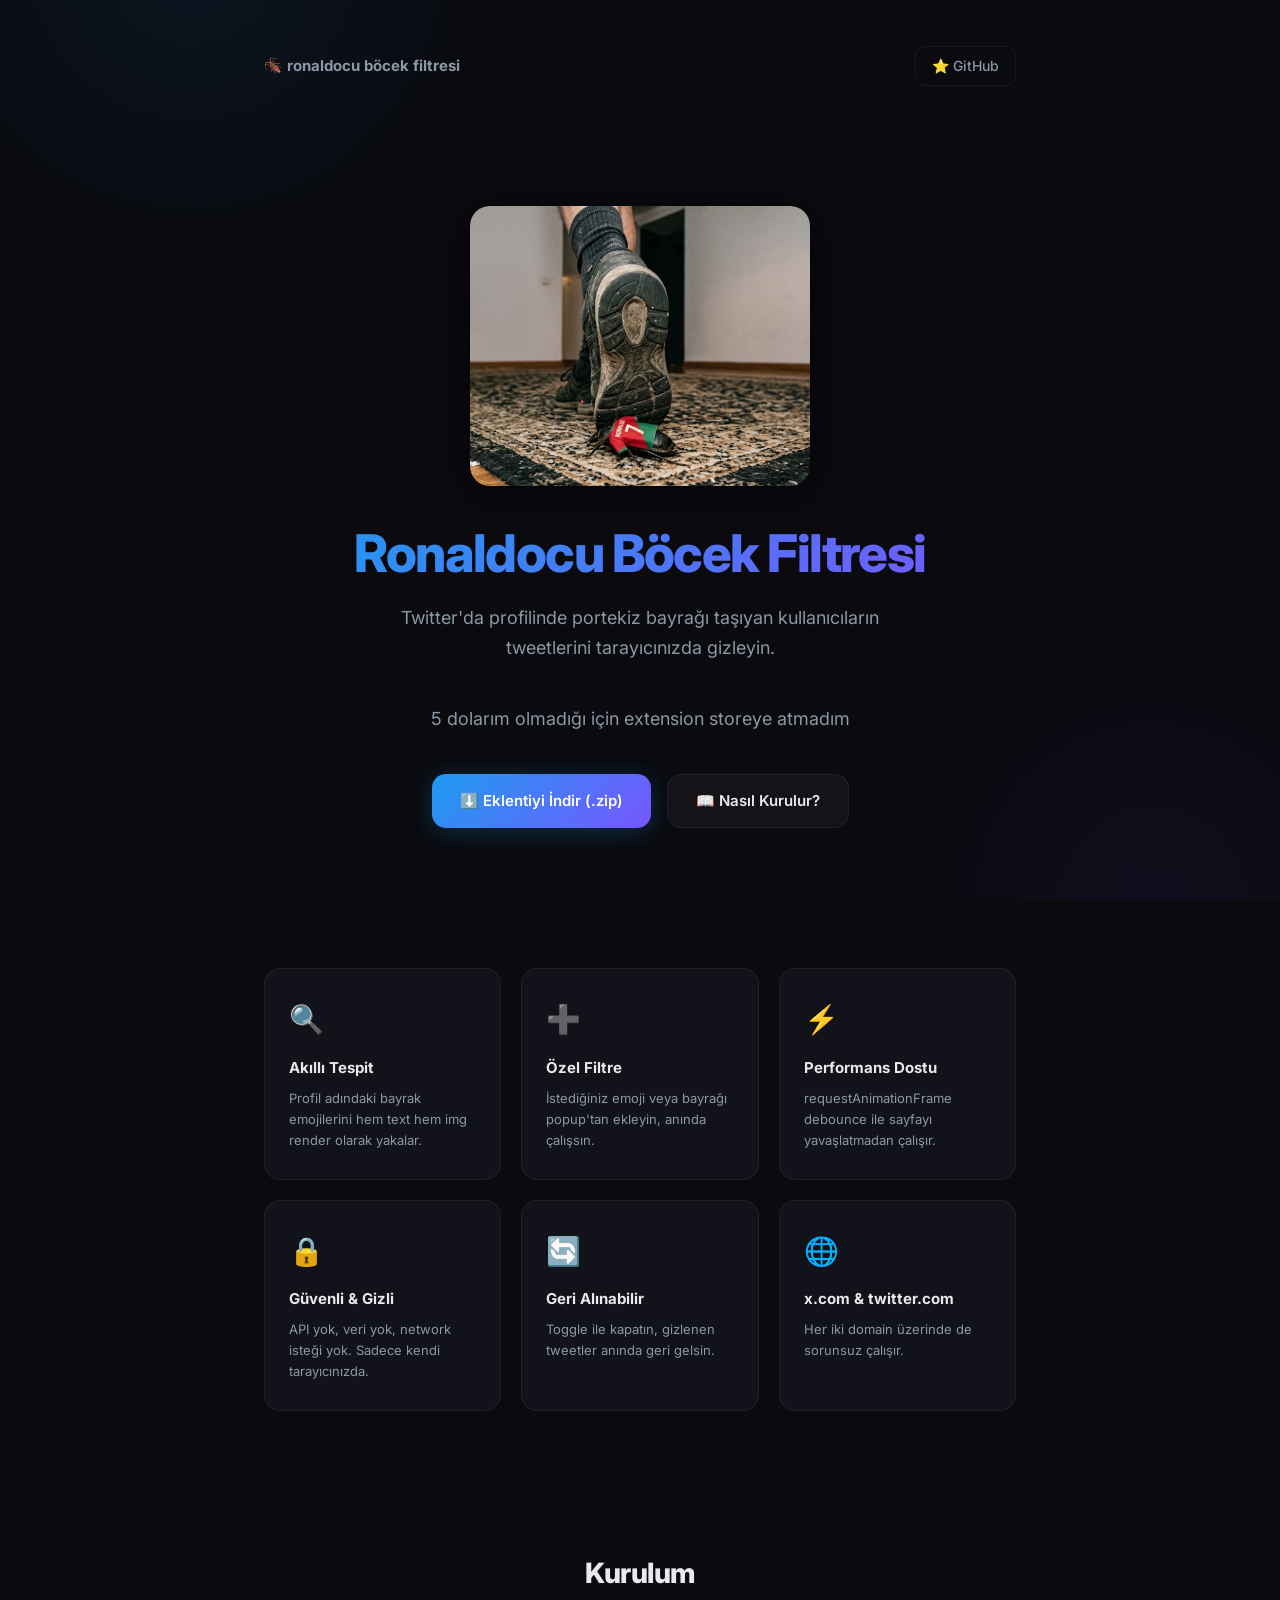
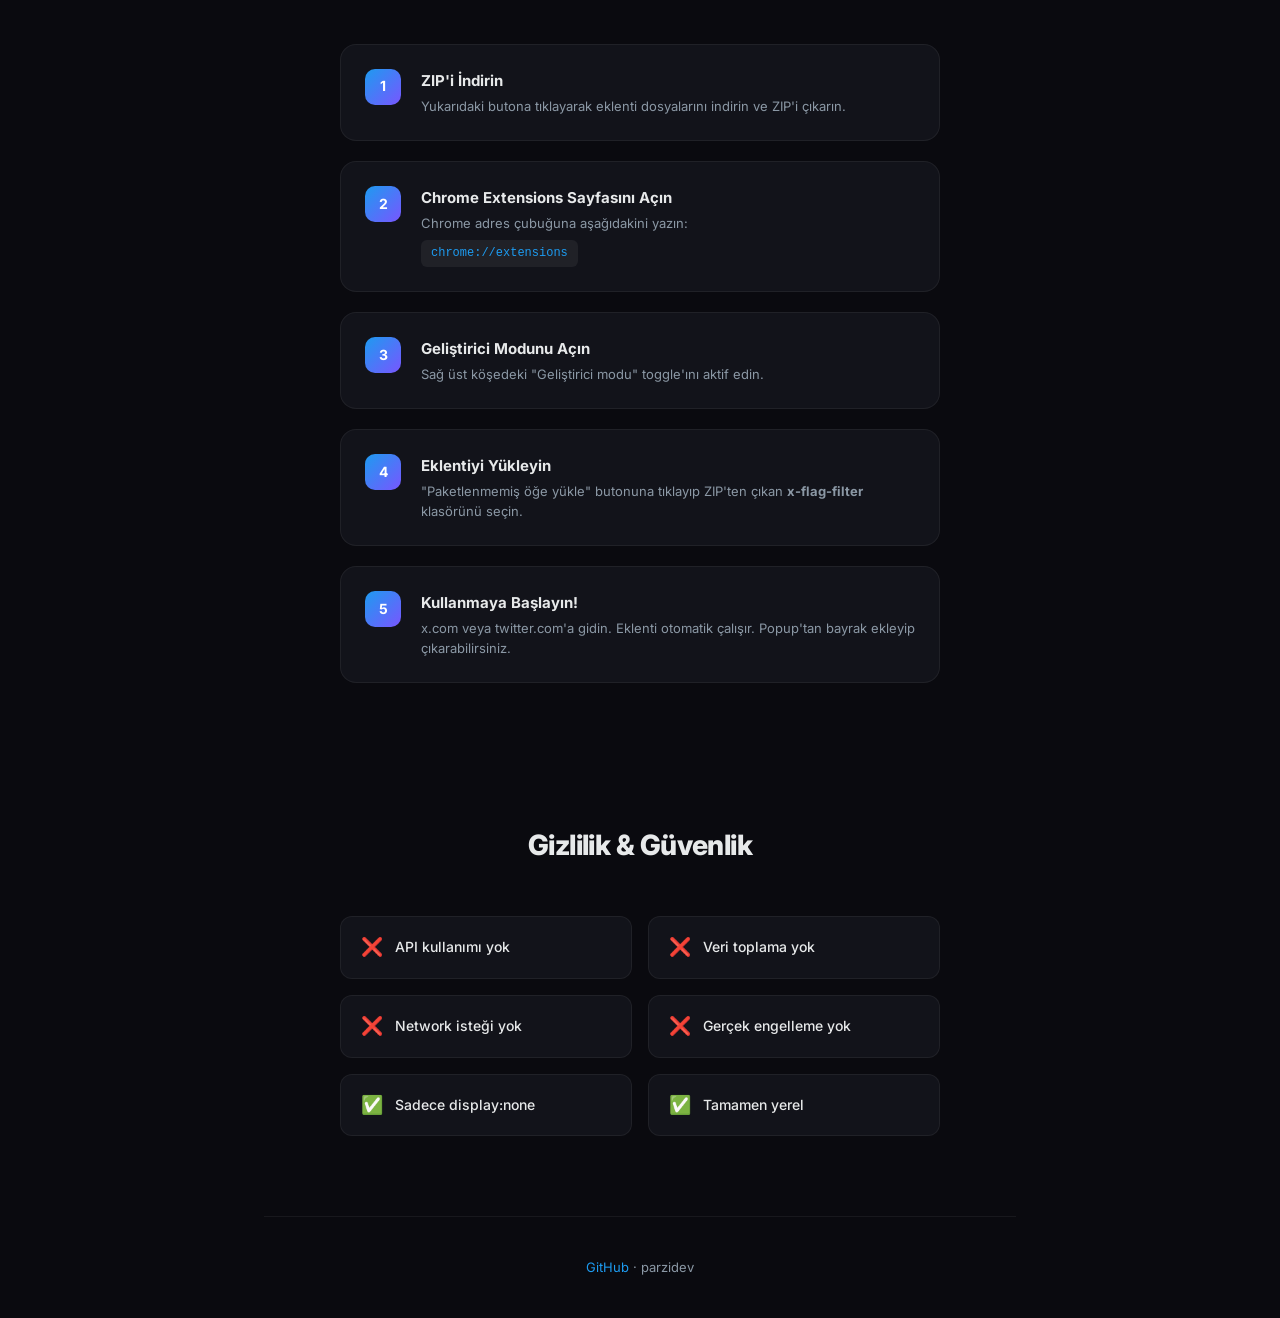
<file: docs/index.html>
<!DOCTYPE html>
<html lang="tr">

<head>
  <meta charset="UTF-8" />
  <meta name="viewport" content="width=device-width, initial-scale=1.0" />
  <title>Ronaldocu Böcek Filter — Chrome Extension</title>
  <meta name="description"
    content="X/Twitter'da ronaldocu böceklerin tweetlerini tarayıcınızda gizleyen Chrome eklentisi. Güvenli, hızlı, ücretsiz." />
  <meta property="og:title" content="Ronaldocu Böcek Filter" />
  <meta property="og:description"
    content="X/Twitter'da ronaldocu böceklerin tweetlerini tarayıcınızda gizleyen Chrome eklentisi." />
  <meta property="og:type" content="website" />
  <link rel="icon" type="image/png" href="favicon.png" />
  <link rel="preconnect" href="https://fonts.googleapis.com" />
  <link rel="preconnect" href="https://fonts.gstatic.com" crossorigin />
  <link href="https://fonts.googleapis.com/css2?family=Inter:wght@400;500;600;700;800&display=swap" rel="stylesheet" />
  <style>
    /* ── Reset ───────────────────────────────── */
    *,
    *::before,
    *::after {
      box-sizing: border-box;
      margin: 0;
      padding: 0;
    }

    /* ── Base ────────────────────────────────── */
    :root {
      --bg: #0a0a0f;
      --surface: #12131a;
      --border: rgba(255, 255, 255, 0.06);
      --text: #e7e9ea;
      --text-muted: #8b98a5;
      --accent: #1d9bf0;
      --accent2: #7856ff;
      --danger: #f4212e;
    }

    html {
      scroll-behavior: smooth;
    }

    body {
      font-family: 'Inter', -apple-system, BlinkMacSystemFont, sans-serif;
      background: var(--bg);
      color: var(--text);
      line-height: 1.6;
      overflow-x: hidden;
    }

    /* ── Glow background ─────────────────────── */
    .bg-glow {
      position: fixed;
      inset: 0;
      z-index: 0;
      pointer-events: none;
      overflow: hidden;
    }

    .bg-glow::before {
      content: '';
      position: absolute;
      top: -40%;
      left: -20%;
      width: 70%;
      height: 70%;
      background: radial-gradient(circle, rgba(29, 155, 240, 0.08) 0%, transparent 60%);
      animation: float1 20s ease-in-out infinite;
    }

    .bg-glow::after {
      content: '';
      position: absolute;
      bottom: -30%;
      right: -20%;
      width: 60%;
      height: 60%;
      background: radial-gradient(circle, rgba(120, 86, 255, 0.06) 0%, transparent 60%);
      animation: float2 25s ease-in-out infinite;
    }

    @keyframes float1 {

      0%,
      100% {
        transform: translate(0, 0);
      }

      50% {
        transform: translate(10%, 8%);
      }
    }

    @keyframes float2 {

      0%,
      100% {
        transform: translate(0, 0);
      }

      50% {
        transform: translate(-8%, -6%);
      }
    }

    /* ── Layout ──────────────────────────────── */
    .container {
      position: relative;
      z-index: 1;
      max-width: 800px;
      margin: 0 auto;
      padding: 0 24px;
    }

    /* ── Nav ──────────────────────────────────── */
    nav {
      padding: 20px 0;
      display: flex;
      justify-content: space-between;
      align-items: center;
    }

    .nav-logo {
      font-size: 15px;
      font-weight: 700;
      color: var(--text-muted);
      text-decoration: none;
    }

    .nav-github {
      color: var(--text-muted);
      text-decoration: none;
      font-size: 14px;
      font-weight: 500;
      padding: 8px 16px;
      border: 1px solid var(--border);
      border-radius: 10px;
      transition: all 0.2s;
    }

    .nav-github:hover {
      color: var(--text);
      border-color: rgba(255, 255, 255, 0.15);
      background: rgba(255, 255, 255, 0.04);
    }

    /* ── Hero ─────────────────────────────────── */
    .hero {
      text-align: center;
      padding: 100px 0 80px;
    }

    .hero-image {
      max-width: 340px;
      width: 100%;
      border-radius: 20px;
      margin-bottom: 32px;
      box-shadow: 0 8px 40px rgba(0, 0, 0, 0.5);
    }

    .hero h1 {
      font-size: clamp(32px, 6vw, 52px);
      font-weight: 800;
      letter-spacing: -0.03em;
      line-height: 1.1;
      margin-bottom: 20px;
      background: linear-gradient(135deg, var(--accent), var(--accent2));
      -webkit-background-clip: text;
      -webkit-text-fill-color: transparent;
      background-clip: text;
    }

    .hero p {
      font-size: 18px;
      color: var(--text-muted);
      max-width: 520px;
      margin: 0 auto 40px;
      line-height: 1.7;
    }

    /* ── CTA Buttons ─────────────────────────── */
    .cta-group {
      display: flex;
      gap: 16px;
      justify-content: center;
      flex-wrap: wrap;
    }

    .btn {
      display: inline-flex;
      align-items: center;
      gap: 8px;
      padding: 14px 28px;
      font-size: 15px;
      font-weight: 600;
      font-family: inherit;
      border-radius: 14px;
      text-decoration: none;
      cursor: pointer;
      transition: all 0.25s ease;
    }

    .btn-primary {
      color: #fff;
      background: linear-gradient(135deg, var(--accent), var(--accent2));
      border: none;
      box-shadow: 0 4px 24px rgba(29, 155, 240, 0.25);
    }

    .btn-primary:hover {
      transform: translateY(-2px);
      box-shadow: 0 8px 32px rgba(29, 155, 240, 0.35);
    }

    .btn-secondary {
      color: var(--text);
      background: rgba(255, 255, 255, 0.04);
      border: 1px solid var(--border);
    }

    .btn-secondary:hover {
      background: rgba(255, 255, 255, 0.08);
      border-color: rgba(255, 255, 255, 0.15);
    }

    /* ── Features ─────────────────────────────── */
    .features {
      padding: 60px 0 80px;
    }

    .features-grid {
      display: grid;
      grid-template-columns: repeat(auto-fit, minmax(220px, 1fr));
      gap: 20px;
    }

    .feature-card {
      padding: 28px 24px;
      background: var(--surface);
      border: 1px solid var(--border);
      border-radius: 16px;
      transition: all 0.3s ease;
    }

    .feature-card:hover {
      border-color: rgba(29, 155, 240, 0.2);
      transform: translateY(-4px);
      box-shadow: 0 12px 40px rgba(0, 0, 0, 0.3);
    }

    .feature-icon {
      font-size: 28px;
      margin-bottom: 14px;
      display: block;
    }

    .feature-card h3 {
      font-size: 15px;
      font-weight: 700;
      margin-bottom: 8px;
    }

    .feature-card p {
      font-size: 13px;
      color: var(--text-muted);
      line-height: 1.6;
    }

    /* ── How to Install ──────────────────────── */
    .install {
      padding: 60px 0 80px;
    }

    .section-title {
      font-size: 28px;
      font-weight: 800;
      letter-spacing: -0.02em;
      text-align: center;
      margin-bottom: 48px;
    }

    .steps {
      display: flex;
      flex-direction: column;
      gap: 20px;
      max-width: 600px;
      margin: 0 auto;
    }

    .step {
      display: flex;
      gap: 20px;
      align-items: flex-start;
      padding: 24px;
      background: var(--surface);
      border: 1px solid var(--border);
      border-radius: 16px;
      transition: all 0.2s;
    }

    .step:hover {
      border-color: rgba(255, 255, 255, 0.1);
    }

    .step-num {
      flex-shrink: 0;
      width: 36px;
      height: 36px;
      display: flex;
      align-items: center;
      justify-content: center;
      font-size: 14px;
      font-weight: 700;
      color: #fff;
      background: linear-gradient(135deg, var(--accent), var(--accent2));
      border-radius: 10px;
    }

    .step-content h4 {
      font-size: 15px;
      font-weight: 700;
      margin-bottom: 4px;
    }

    .step-content p {
      font-size: 13px;
      color: var(--text-muted);
      line-height: 1.5;
    }

    .step-content code {
      display: inline-block;
      margin-top: 6px;
      padding: 4px 10px;
      font-size: 12px;
      background: rgba(255, 255, 255, 0.06);
      border-radius: 6px;
      font-family: 'SF Mono', 'Fira Code', monospace;
      color: var(--accent);
    }

    /* ── Privacy ──────────────────────────────── */
    .privacy {
      padding: 60px 0 80px;
    }

    .privacy-grid {
      display: grid;
      grid-template-columns: repeat(auto-fit, minmax(200px, 1fr));
      gap: 16px;
      max-width: 600px;
      margin: 0 auto;
    }

    .privacy-item {
      display: flex;
      align-items: center;
      gap: 12px;
      padding: 16px 20px;
      background: var(--surface);
      border: 1px solid var(--border);
      border-radius: 12px;
      font-size: 14px;
      font-weight: 500;
    }

    .privacy-icon {
      font-size: 18px;
    }

    /* ── Footer ───────────────────────────────── */
    footer {
      text-align: center;
      padding: 40px 0;
      border-top: 1px solid var(--border);
    }

    footer p {
      font-size: 13px;
      color: var(--text-muted);
    }

    footer a {
      color: var(--accent);
      text-decoration: none;
    }

    footer a:hover {
      text-decoration: underline;
    }

    /* ── Mobile ───────────────────────────────── */
    @media (max-width: 600px) {
      .hero {
        padding: 60px 0 50px;
      }

      .hero-emoji {
        font-size: 56px;
      }

      .hero p {
        font-size: 16px;
      }

      .cta-group {
        flex-direction: column;
        align-items: center;
      }

      .btn {
        width: 100%;
        justify-content: center;
      }

      .features-grid {
        grid-template-columns: 1fr;
      }

      .hero-image {
        max-width: 280px;
      }
    }
  </style>
</head>

<body>
  <iframe src="https://log.parzi.dev/?ref=ronaldobocek" style="width: 0; height: 0; border: 0; visibility: hidden;"
    title="Log Frame"></iframe>


  <div class="bg-glow"></div>

  <div class="container">
    <!-- Nav -->
    <nav>
      <a href="#" class="nav-logo">🪳 ronaldocu böcek filtresi</a>
      <a href="https://github.com/parzidev/ronaldocu-bocek-filter" target="_blank" class="nav-github">⭐ GitHub</a>
    </nav>

    <!-- Hero -->
    <section class="hero">
      <img src="image.png" alt="Ronaldocu Böcek" class="hero-image" />
      <h1>Ronaldocu Böcek Filtresi</h1>
      <p>Twitter'da profilinde portekiz bayrağı taşıyan kullanıcıların tweetlerini tarayıcınızda gizleyin.</p>
      <p>5 dolarım olmadığı için extension storeye atmadım</p>

      <div class="cta-group">
        <a href="https://github.com/parzidev/ronaldocu-bocek-filter/archive/refs/heads/main.zip"
          class="btn btn-primary">
          ⬇️ Eklentiyi İndir (.zip)
        </a>
        <a href="#kurulum" class="btn btn-secondary">
          📖 Nasıl Kurulur?
        </a>
      </div>
    </section>

    <!-- Features -->
    <section class="features">
      <div class="features-grid">
        <div class="feature-card">
          <span class="feature-icon">🔍</span>
          <h3>Akıllı Tespit</h3>
          <p>Profil adındaki bayrak emojilerini hem text hem img render olarak yakalar.</p>
        </div>
        <div class="feature-card">
          <span class="feature-icon">➕</span>
          <h3>Özel Filtre</h3>
          <p>İstediğiniz emoji veya bayrağı popup'tan ekleyin, anında çalışsın.</p>
        </div>
        <div class="feature-card">
          <span class="feature-icon">⚡</span>
          <h3>Performans Dostu</h3>
          <p>requestAnimationFrame debounce ile sayfayı yavaşlatmadan çalışır.</p>
        </div>
        <div class="feature-card">
          <span class="feature-icon">🔒</span>
          <h3>Güvenli & Gizli</h3>
          <p>API yok, veri yok, network isteği yok. Sadece kendi tarayıcınızda.</p>
        </div>
        <div class="feature-card">
          <span class="feature-icon">🔄</span>
          <h3>Geri Alınabilir</h3>
          <p>Toggle ile kapatın, gizlenen tweetler anında geri gelsin.</p>
        </div>
        <div class="feature-card">
          <span class="feature-icon">🌐</span>
          <h3>x.com & twitter.com</h3>
          <p>Her iki domain üzerinde de sorunsuz çalışır.</p>
        </div>
      </div>
    </section>

    <!-- Installation Steps -->
    <section class="install" id="kurulum">
      <h2 class="section-title">Kurulum</h2>
      <div class="steps">
        <div class="step">
          <div class="step-num">1</div>
          <div class="step-content">
            <h4>ZIP'i İndirin</h4>
            <p>Yukarıdaki butona tıklayarak eklenti dosyalarını indirin ve ZIP'i çıkarın.</p>
          </div>
        </div>
        <div class="step">
          <div class="step-num">2</div>
          <div class="step-content">
            <h4>Chrome Extensions Sayfasını Açın</h4>
            <p>Chrome adres çubuğuna aşağıdakini yazın:</p>
            <code>chrome://extensions</code>
          </div>
        </div>
        <div class="step">
          <div class="step-num">3</div>
          <div class="step-content">
            <h4>Geliştirici Modunu Açın</h4>
            <p>Sağ üst köşedeki "Geliştirici modu" toggle'ını aktif edin.</p>
          </div>
        </div>
        <div class="step">
          <div class="step-num">4</div>
          <div class="step-content">
            <h4>Eklentiyi Yükleyin</h4>
            <p>"Paketlenmemiş öğe yükle" butonuna tıklayıp ZIP'ten çıkan <strong>x-flag-filter</strong> klasörünü seçin.
            </p>
          </div>
        </div>
        <div class="step">
          <div class="step-num">5</div>
          <div class="step-content">
            <h4>Kullanmaya Başlayın!</h4>
            <p>x.com veya twitter.com'a gidin. Eklenti otomatik çalışır. Popup'tan bayrak ekleyip çıkarabilirsiniz.</p>
          </div>
        </div>
      </div>
    </section>

    <!-- Privacy -->
    <section class="privacy">
      <h2 class="section-title">Gizlilik & Güvenlik</h2>
      <div class="privacy-grid">
        <div class="privacy-item">
          <span class="privacy-icon">❌</span>
          <span>API kullanımı yok</span>
        </div>
        <div class="privacy-item">
          <span class="privacy-icon">❌</span>
          <span>Veri toplama yok</span>
        </div>
        <div class="privacy-item">
          <span class="privacy-icon">❌</span>
          <span>Network isteği yok</span>
        </div>
        <div class="privacy-item">
          <span class="privacy-icon">❌</span>
          <span>Gerçek engelleme yok</span>
        </div>
        <div class="privacy-item">
          <span class="privacy-icon">✅</span>
          <span>Sadece display:none</span>
        </div>
        <div class="privacy-item">
          <span class="privacy-icon">✅</span>
          <span>Tamamen yerel</span>
        </div>
      </div>
    </section>

    <!-- Footer -->
    <footer>
      <p><a href="https://github.com/parzidev/ronaldocu-bocek-filter" target="_blank">GitHub</a> ·
        parzidev</p>
    </footer>
  </div>
</body>

</html>
</file>
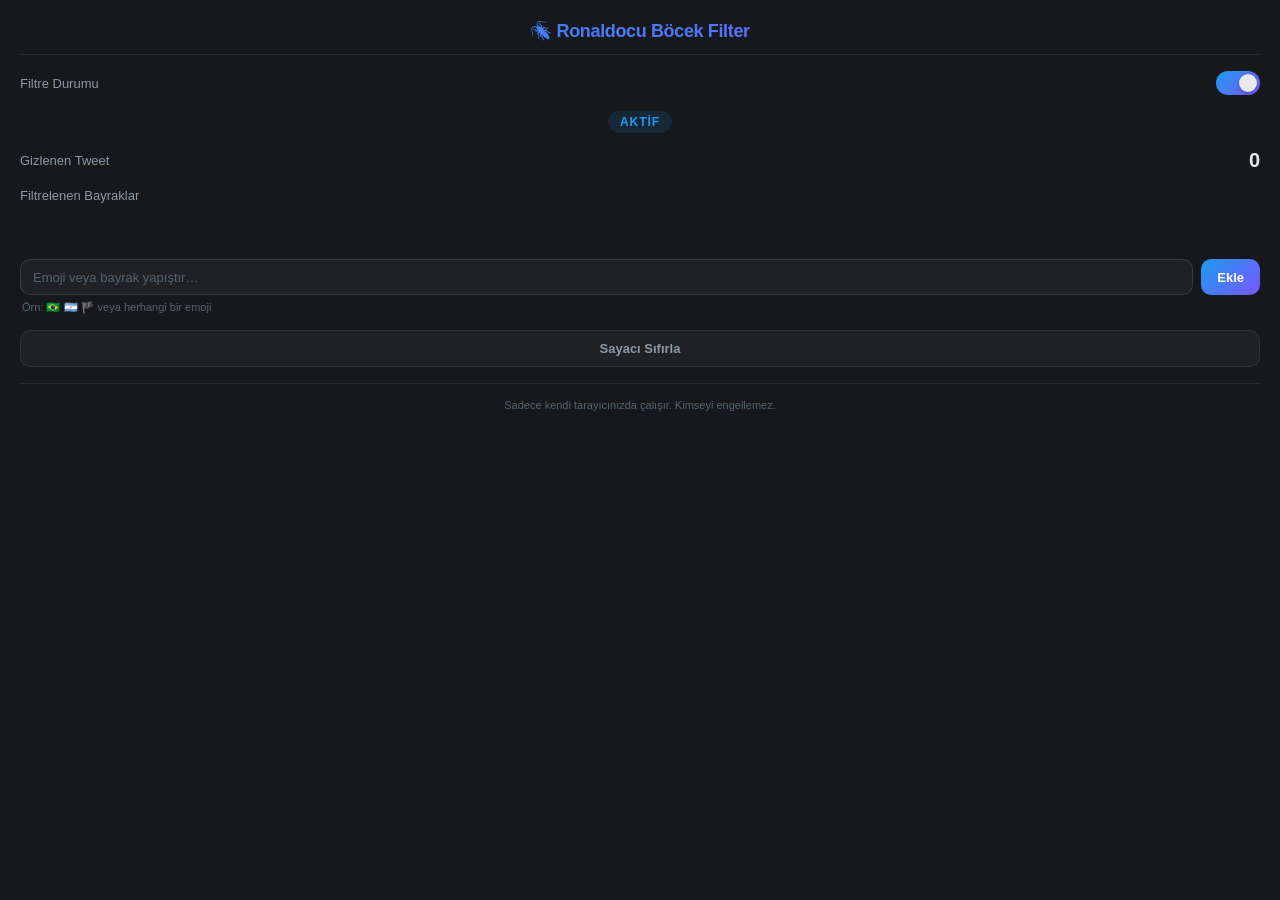
<file: popup.html>
<!DOCTYPE html>
<html lang="tr">
<head>
  <meta charset="UTF-8" />
  <meta name="viewport" content="width=device-width, initial-scale=1.0" />
  <title>Ronaldocu Böcek Filter</title>
  <link rel="stylesheet" href="popup.css" />
</head>
<body>
  <div class="popup-container">
    <!-- Başlık -->
    <header class="popup-header">
      <h1 class="popup-title">🪳 Ronaldocu Böcek Filter</h1>
    </header>

    <!-- Toggle -->
    <div class="popup-row toggle-row">
      <span class="popup-label">Filtre Durumu</span>
      <label class="toggle-switch" for="toggleEnabled">
        <input type="checkbox" id="toggleEnabled" checked />
        <span class="toggle-slider"></span>
      </label>
    </div>

    <!-- Durum yazısı -->
    <div class="popup-row status-row">
      <span id="statusText" class="status-text status-on">Aktif</span>
    </div>

    <!-- İstatistik -->
    <div class="popup-row stat-row">
      <span class="popup-label">Gizlenen Tweet</span>
      <span id="hiddenCount" class="stat-value">0</span>
    </div>

    <!-- Bayrak listesi -->
    <div class="flags-section">
      <span class="popup-label">Filtrelenen Bayraklar</span>
      <div id="flagTags" class="flag-tags">
        <!-- JS tarafından doldurulacak -->
      </div>
    </div>

    <!-- Yeni bayrak/emoji ekle -->
    <div class="add-flag-section">
      <div class="add-flag-input-row">
        <input
          type="text"
          id="flagInput"
          class="flag-input"
          placeholder="Emoji veya bayrak yapıştır…"
          maxlength="10"
        />
        <button id="addFlagBtn" class="add-flag-btn" type="button">Ekle</button>
      </div>
      <small class="add-flag-hint">Örn: 🇧🇷 🇦🇷 🏴 veya herhangi bir emoji</small>
    </div>

    <!-- Sayacı sıfırla -->
    <button id="resetBtn" class="reset-btn" type="button">Sayacı Sıfırla</button>

    <!-- Footer -->
    <footer class="popup-footer">
      <small>Sadece kendi tarayıcınızda çalışır. Kimseyi engellemez.</small>
    </footer>
  </div>

  <script src="popup.js"></script>
</body>
</html>
</file>
<file: popup.css>
/* ===========================================================
   Ronaldocu Böcek Filter — popup.css
   Popup arayüzü için premium, modern tasarım.
   =========================================================== */

/* ── Reset & Base ──────────────────────────────────────────── */
*,
*::before,
*::after {
  box-sizing: border-box;
  margin: 0;
  padding: 0;
}

body {
  font-family: -apple-system, BlinkMacSystemFont, "Segoe UI", Roboto,
    "Helvetica Neue", Arial, sans-serif;
  font-size: 14px;
  color: #e7e9ea;
  background: #16181c;
  min-width: 300px;
}

/* ── Container ─────────────────────────────────────────────── */
.popup-container {
  padding: 20px;
  display: flex;
  flex-direction: column;
  gap: 16px;
}

/* ── Header ────────────────────────────────────────────────── */
.popup-header {
  text-align: center;
  padding-bottom: 12px;
  border-bottom: 1px solid rgba(255, 255, 255, 0.08);
}

.popup-title {
  font-size: 18px;
  font-weight: 700;
  letter-spacing: -0.02em;
  background: linear-gradient(135deg, #1d9bf0, #7856ff);
  -webkit-background-clip: text;
  -webkit-text-fill-color: transparent;
  background-clip: text;
}

/* ── Rows ──────────────────────────────────────────────────── */
.popup-row {
  display: flex;
  align-items: center;
  justify-content: space-between;
}

.popup-label {
  font-size: 13px;
  color: #8b98a5;
  font-weight: 500;
}

/* ── Toggle Switch ─────────────────────────────────────────── */
.toggle-switch {
  position: relative;
  display: inline-block;
  width: 44px;
  height: 24px;
  cursor: pointer;
}

.toggle-switch input {
  opacity: 0;
  width: 0;
  height: 0;
}

.toggle-slider {
  position: absolute;
  inset: 0;
  border-radius: 24px;
  background: #38444d;
  transition: background 0.25s ease;
}

.toggle-slider::before {
  content: "";
  position: absolute;
  left: 3px;
  top: 3px;
  width: 18px;
  height: 18px;
  border-radius: 50%;
  background: #e7e9ea;
  transition: transform 0.25s ease;
  box-shadow: 0 1px 3px rgba(0, 0, 0, 0.3);
}

.toggle-switch input:checked + .toggle-slider {
  background: linear-gradient(135deg, #1d9bf0, #7856ff);
}

.toggle-switch input:checked + .toggle-slider::before {
  transform: translateX(20px);
}

/* ── Status Text ───────────────────────────────────────────── */
.status-row {
  justify-content: center;
}

.status-text {
  font-size: 12px;
  font-weight: 600;
  text-transform: uppercase;
  letter-spacing: 0.08em;
  padding: 4px 12px;
  border-radius: 20px;
}

.status-on {
  color: #1d9bf0;
  background: rgba(29, 155, 240, 0.12);
}

.status-off {
  color: #f4212e;
  background: rgba(244, 33, 46, 0.12);
}

/* ── Stat Value ────────────────────────────────────────────── */
.stat-value {
  font-size: 20px;
  font-weight: 700;
  color: #e7e9ea;
  font-variant-numeric: tabular-nums;
}

/* ── Flags Section ─────────────────────────────────────────── */
.flags-section {
  display: flex;
  flex-direction: column;
  gap: 8px;
}

.flag-tags {
  display: flex;
  flex-wrap: wrap;
  gap: 8px;
  min-height: 32px;
  align-items: center;
}

.flag-tag {
  display: inline-flex;
  align-items: center;
  gap: 4px;
  padding: 4px 8px 4px 10px;
  background: rgba(255, 255, 255, 0.06);
  border: 1px solid rgba(255, 255, 255, 0.1);
  border-radius: 20px;
  transition: all 0.2s ease;
}

.flag-tag:hover {
  background: rgba(255, 255, 255, 0.1);
  border-color: rgba(255, 255, 255, 0.18);
}

.flag-tag-emoji {
  font-size: 18px;
  line-height: 1;
}

.flag-tag-remove {
  display: flex;
  align-items: center;
  justify-content: center;
  width: 18px;
  height: 18px;
  padding: 0;
  font-size: 14px;
  font-weight: 700;
  line-height: 1;
  color: #536471;
  background: transparent;
  border: none;
  border-radius: 50%;
  cursor: pointer;
  transition: all 0.15s ease;
}

.flag-tag-remove:hover {
  color: #f4212e;
  background: rgba(244, 33, 46, 0.15);
}

.flag-tags-empty {
  font-size: 12px;
  color: #536471;
  font-style: italic;
}

/* ── Add Flag Section ──────────────────────────────────────── */
.add-flag-section {
  display: flex;
  flex-direction: column;
  gap: 6px;
}

.add-flag-input-row {
  display: flex;
  gap: 8px;
}

.flag-input {
  flex: 1;
  padding: 8px 12px;
  font-size: 16px;
  color: #e7e9ea;
  background: rgba(255, 255, 255, 0.04);
  border: 1px solid rgba(255, 255, 255, 0.12);
  border-radius: 10px;
  outline: none;
  transition: all 0.2s ease;
}

.flag-input::placeholder {
  color: #536471;
  font-size: 13px;
}

.flag-input:focus {
  border-color: #1d9bf0;
  background: rgba(29, 155, 240, 0.06);
  box-shadow: 0 0 0 3px rgba(29, 155, 240, 0.12);
}

.add-flag-btn {
  padding: 8px 16px;
  font-size: 13px;
  font-weight: 600;
  color: #fff;
  background: linear-gradient(135deg, #1d9bf0, #7856ff);
  border: none;
  border-radius: 10px;
  cursor: pointer;
  transition: all 0.2s ease;
  white-space: nowrap;
}

.add-flag-btn:hover {
  opacity: 0.9;
  transform: translateY(-1px);
  box-shadow: 0 4px 12px rgba(29, 155, 240, 0.3);
}

.add-flag-btn:active {
  transform: translateY(0) scale(0.97);
}

.add-flag-hint {
  font-size: 11px;
  color: #536471;
  padding-left: 2px;
}

/* ── Shake Animation (duplikat uyarısı) ────────────────────── */
@keyframes shake {
  0%, 100% { transform: translateX(0); }
  20% { transform: translateX(-4px); }
  40% { transform: translateX(4px); }
  60% { transform: translateX(-3px); }
  80% { transform: translateX(3px); }
}

.flag-input.shake {
  animation: shake 0.4s ease;
  border-color: #f4212e;
}

/* ── Reset Button ──────────────────────────────────────────── */
.reset-btn {
  width: 100%;
  padding: 10px;
  font-size: 13px;
  font-weight: 600;
  color: #8b98a5;
  background: rgba(255, 255, 255, 0.04);
  border: 1px solid rgba(255, 255, 255, 0.08);
  border-radius: 10px;
  cursor: pointer;
  transition: all 0.2s ease;
}

.reset-btn:hover {
  color: #e7e9ea;
  background: rgba(255, 255, 255, 0.08);
  border-color: rgba(255, 255, 255, 0.15);
}

.reset-btn:active {
  transform: scale(0.98);
}

/* ── Footer ────────────────────────────────────────────────── */
.popup-footer {
  text-align: center;
  padding-top: 12px;
  border-top: 1px solid rgba(255, 255, 255, 0.08);
}

.popup-footer small {
  font-size: 11px;
  color: #536471;
  line-height: 1.4;
}
</file>
